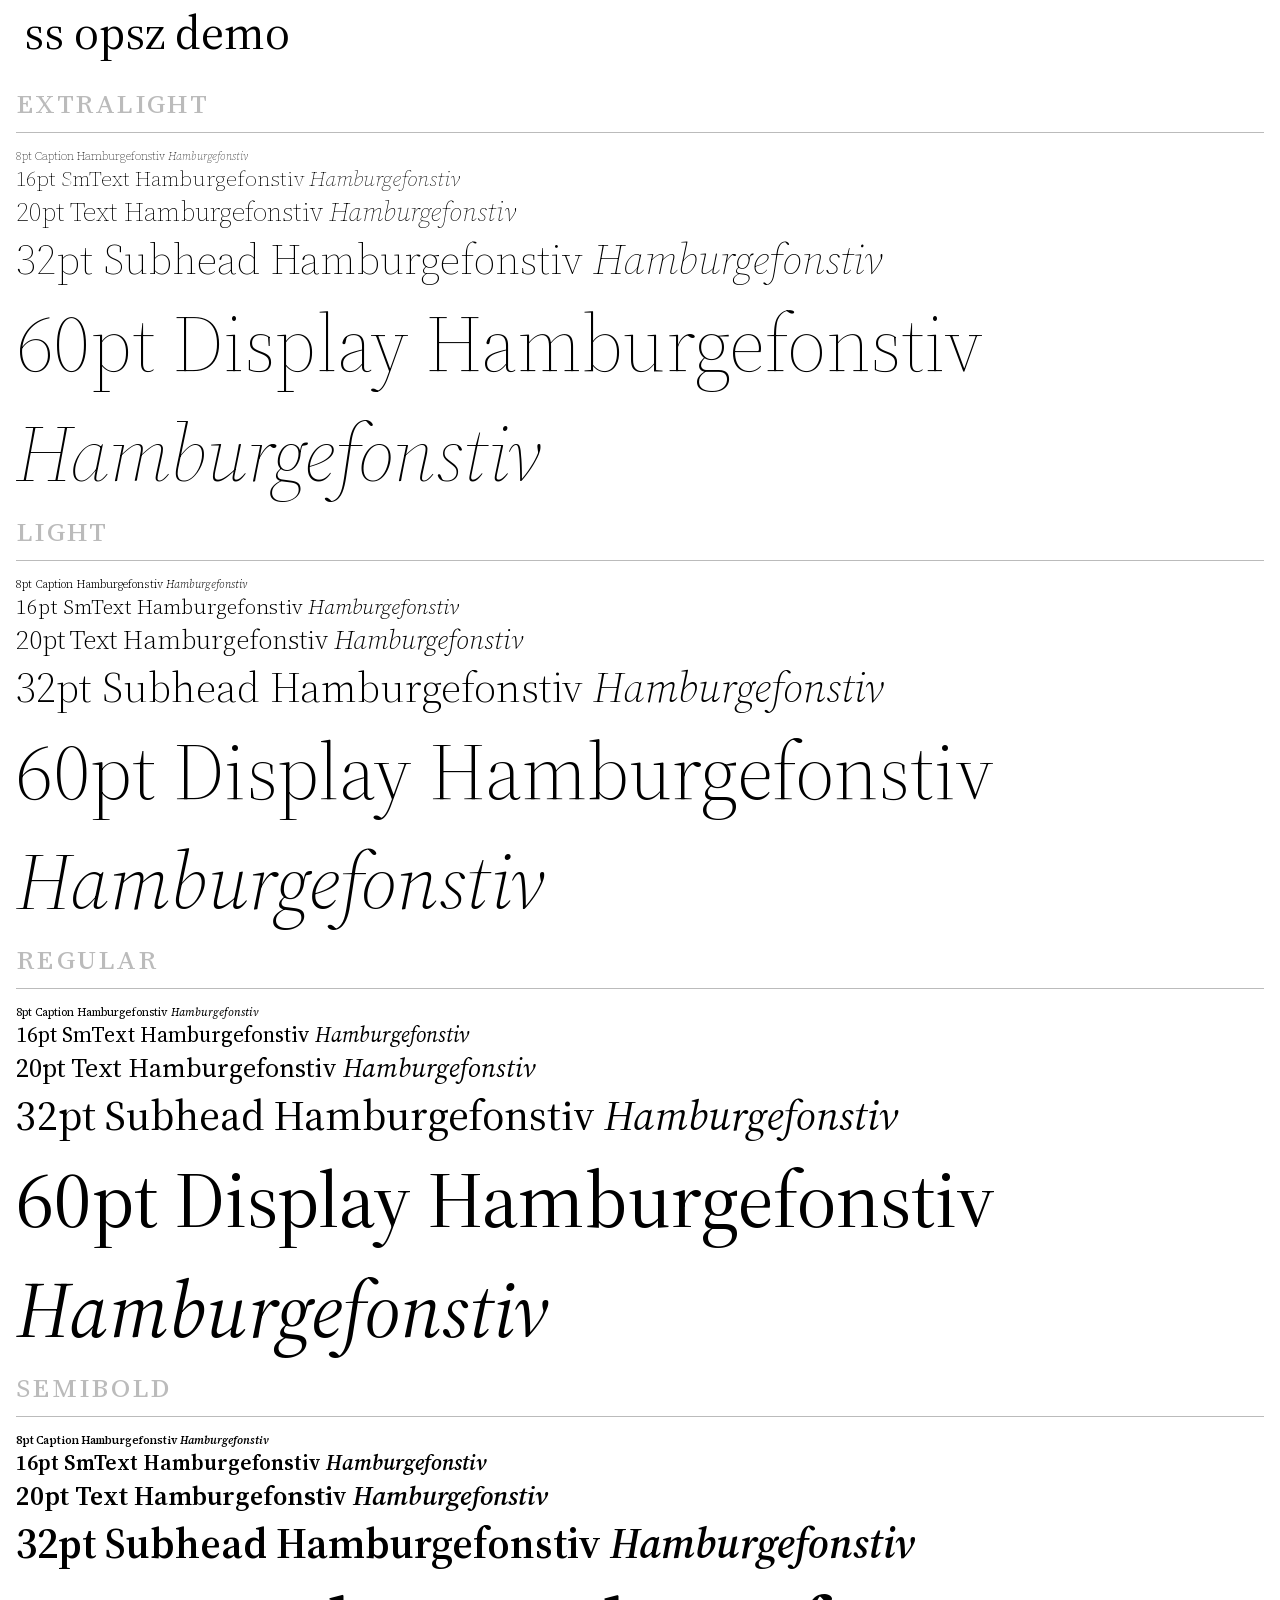
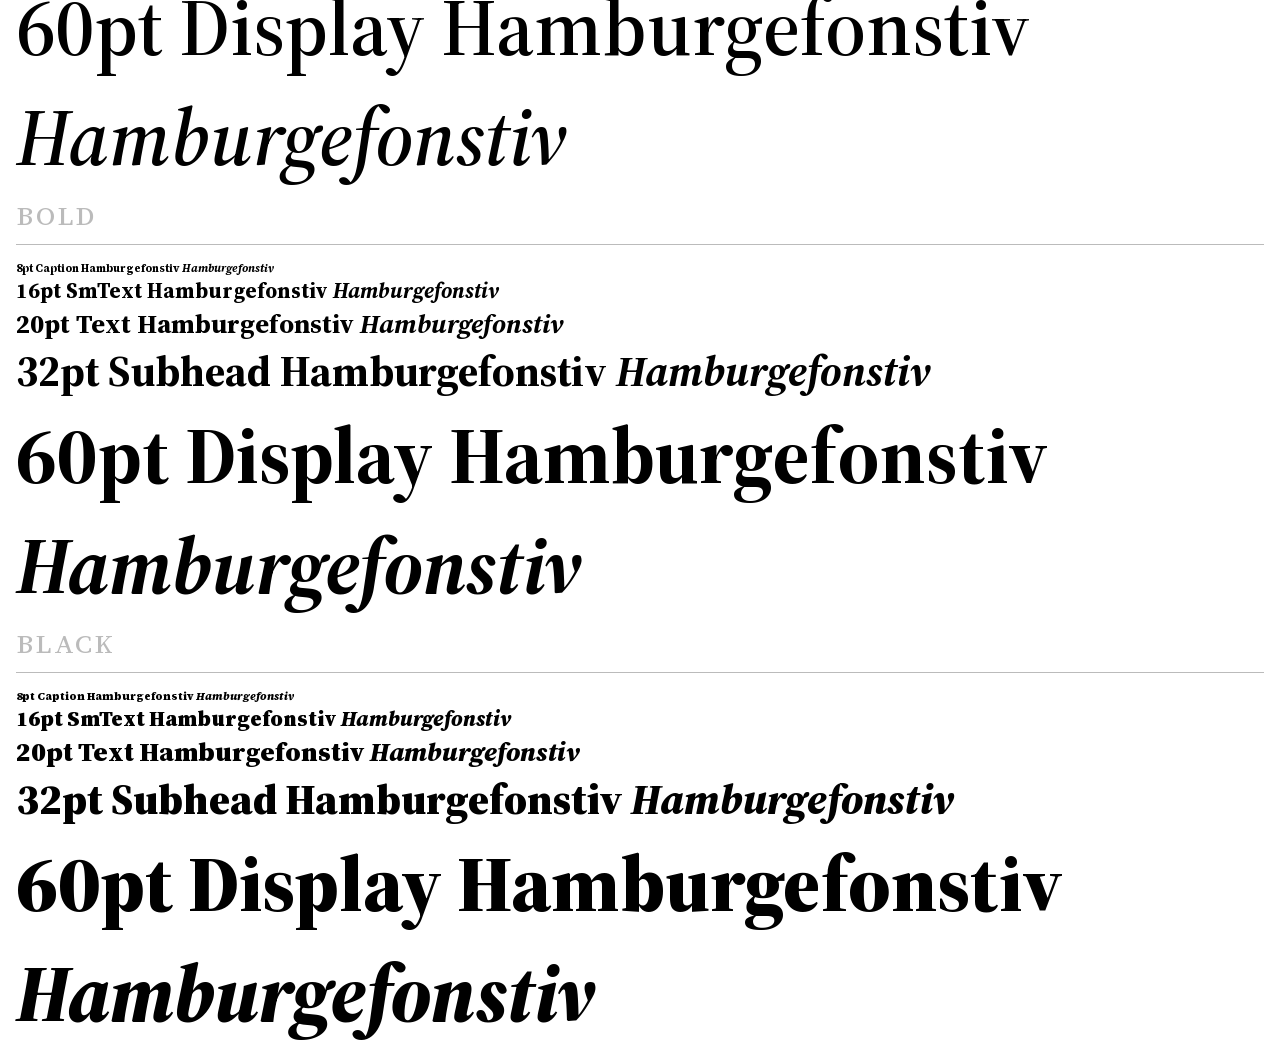
<file: frontend/source-serif-release/demo/index.html>
<!DOCTYPE html>
<html lang="en">
    <head>
        <meta charset="utf-8">
        <meta name="viewport" content="width=device-width, initial-scale=1">
        <meta name="format-detection" content="telephone=no">
        <title>ss opsz demo</title>
        <link rel="stylesheet" href="style.css">
        <link rel="stylesheet" href="../source-serif-caption.css">
        <link rel="stylesheet" href="../source-serif-smtext.css">
        <link rel="stylesheet" href="../source-serif-text.css">
        <link rel="stylesheet" href="../source-serif-subhead.css">
        <link rel="stylesheet" href="../source-serif-display.css">
        <link rel="stylesheet" href="../source-serif-variable.css">
    </head>
    <body class="dynamic_color">
        <header class="dynamic_color">
            <h1>
            ss opsz demo
            </h1>
        </header>
        <main>
            <div class="ExtraLight">
                <h2>ExtraLight</h2>
                    <div style="font-size:8pt">8pt Caption Hamburgefonstiv <i>Hamburgefonstiv</i></div>
                    <div style="font-size:16pt">16pt SmText Hamburgefonstiv <i>Hamburgefonstiv</i></div>
                    <div style="font-size:20pt">20pt Text Hamburgefonstiv <i>Hamburgefonstiv</i></div>
                    <div style="font-size:32pt">32pt Subhead Hamburgefonstiv <i>Hamburgefonstiv</i></div>
                    <div style="font-size:60pt">60pt Display Hamburgefonstiv <i>Hamburgefonstiv</i></div>
            </div>
            <div class="Light">
                <h2>Light</h2>
                    <div style="font-size:8pt">8pt Caption Hamburgefonstiv <i>Hamburgefonstiv</i></div>
                    <div style="font-size:16pt">16pt SmText Hamburgefonstiv <i>Hamburgefonstiv</i></div>
                    <div style="font-size:20pt">20pt Text Hamburgefonstiv <i>Hamburgefonstiv</i></div>
                    <div style="font-size:32pt">32pt Subhead Hamburgefonstiv <i>Hamburgefonstiv</i></div>
                    <div style="font-size:60pt">60pt Display Hamburgefonstiv <i>Hamburgefonstiv</i></div>
            </div>
            <div class="Regular">
                <h2>Regular</h2>
                    <div style="font-size:8pt">8pt Caption Hamburgefonstiv <i>Hamburgefonstiv</i></div>
                    <div style="font-size:16pt">16pt SmText Hamburgefonstiv <i>Hamburgefonstiv</i></div>
                    <div style="font-size:20pt">20pt Text Hamburgefonstiv <i>Hamburgefonstiv</i></div>
                    <div style="font-size:32pt">32pt Subhead Hamburgefonstiv <i>Hamburgefonstiv</i></div>
                    <div style="font-size:60pt">60pt Display Hamburgefonstiv <i>Hamburgefonstiv</i></div>
            </div>
            <div class="Semibold">
                <h2>Semibold</h2>
                    <div style="font-size:8pt">8pt Caption Hamburgefonstiv <i>Hamburgefonstiv</i></div>
                    <div style="font-size:16pt">16pt SmText Hamburgefonstiv <i>Hamburgefonstiv</i></div>
                    <div style="font-size:20pt">20pt Text Hamburgefonstiv <i>Hamburgefonstiv</i></div>
                    <div style="font-size:32pt">32pt Subhead Hamburgefonstiv <i>Hamburgefonstiv</i></div>
                    <div style="font-size:60pt">60pt Display Hamburgefonstiv <i>Hamburgefonstiv</i></div>
            </div>
            <div class="Bold">
                <h2>Bold</h2>
                    <div style="font-size:8pt">8pt Caption Hamburgefonstiv <i>Hamburgefonstiv</i></div>
                    <div style="font-size:16pt">16pt SmText Hamburgefonstiv <i>Hamburgefonstiv</i></div>
                    <div style="font-size:20pt">20pt Text Hamburgefonstiv <i>Hamburgefonstiv</i></div>
                    <div style="font-size:32pt">32pt Subhead Hamburgefonstiv <i>Hamburgefonstiv</i></div>
                    <div style="font-size:60pt">60pt Display Hamburgefonstiv <i>Hamburgefonstiv</i></div>
            </div>
            <div class="Black">
                <h2>Black</h2>
                    <div style="font-size:8pt">8pt Caption Hamburgefonstiv <i>Hamburgefonstiv</i></div>
                    <div style="font-size:16pt">16pt SmText Hamburgefonstiv <i>Hamburgefonstiv</i></div>
                    <div style="font-size:20pt">20pt Text Hamburgefonstiv <i>Hamburgefonstiv</i></div>
                    <div style="font-size:32pt">32pt Subhead Hamburgefonstiv <i>Hamburgefonstiv</i></div>
                    <div style="font-size:60pt">60pt Display Hamburgefonstiv <i>Hamburgefonstiv</i></div>
            </div>
        </main>
    </body>
</html>
</file>
<file: frontend/source-serif-release/demo/style.css>
:root {
    --main_foreground_color: #000;
    --main_background_color: #FFF;
    font-size: 200%;

}
body {
    font-family: "Source Serif VF", "Source Serif", sans;
    overflow-x: hidden;
    font-feature-settings: "kern" 1, "liga" 1;
    font-optical-sizing: auto;
    margin: 0;
}

main {
    padding: 0.5rem;
}

a {
    text-decoration: none;
    color: #666;
}

h1 {
    /*page title*/
    margin: 0;
    font-family: "Source Serif VF", "Source Serif Display";
    font-weight: 400;
    font-size: 1.5rem;
    line-height: 1.5rem;
    padding: 0.25rem 0 0.25rem 0.75rem;
}

h2 {
    /*weight names in small caps*/
    margin: 0;
    font-family: "Source Serif VF", "Source Serif SmText";
    font-weight: 400;
    /*font-variation-settings: "opsz" 8;*/
    font-feature-settings: "c2sc" 1, "smcp" 1;
    font-size: 1rem;
    color: #BBB;
    padding-bottom: 0.25rem;
    margin-bottom: 0.5rem;
    letter-spacing: 0.04em;
    border-bottom: 0.5px solid;
}


.dynamic_color {
    color: var(--main_foreground_color);
    background-color: var(--main_background_color);
}

.ExtraLight {
    font-weight: 200;
}

.Light {
    font-weight: 300;
}

.Regular {
    font-weight: 400;
}

.Semibold {
    font-weight: 600;
}

.Bold {
    font-weight: 700;
}

.Black {
    font-weight: 900;
}


@media screen and (prefers-color-scheme: dark) {
    :root {
        --main_foreground_color: #FFF;
        --main_background_color: #222;
    }

    a {
        color: #CCC;
    }

    h2 {
        color: #666;
    }
</file>
<file: frontend/source-serif-release/source-serif-caption.css>
@font-face{
    font-family: 'Source Serif';
    font-weight: 200;
    font-display: swap;
    font-style: normal;
    font-stretch: normal;
    src: url('./WOFF2/TTF/SourceSerif4Caption-ExtraLight.ttf.woff2') format('woff2'),
         url('./WOFF/OTF/SourceSerif4Caption-ExtraLight.otf.woff') format('woff'),
         url('./OTF/SourceSerif4Caption-ExtraLight.otf') format('opentype'),
         url('./TTF/SourceSerif4Caption-ExtraLight.ttf') format('truetype');
}

@font-face{
    font-family: 'Source Serif';
    font-weight: 200;
    font-display: swap;
    font-style: italic;
    font-stretch: normal;
    src: url('./WOFF2/TTF/SourceSerif4Caption-ExtraLightIt.ttf.woff2') format('woff2'),
         url('./WOFF/OTF/SourceSerif4Caption-ExtraLightIt.otf.woff') format('woff'),
         url('./OTF/SourceSerif4Caption-ExtraLightIt.otf') format('opentype'),
         url('./TTF/SourceSerif4Caption-ExtraLightIt.ttf') format('truetype');
}

@font-face{
    font-family: 'Source Serif';
    font-weight: 300;
    font-display: swap;
    font-style: normal;
    font-stretch: normal;
    src: url('./WOFF2/TTF/SourceSerif4Caption-Light.ttf.woff2') format('woff2'),
         url('./WOFF/OTF/SourceSerif4Caption-Light.otf.woff') format('woff'),
         url('./OTF/SourceSerif4Caption-Light.otf') format('opentype'),
         url('./TTF/SourceSerif4Caption-Light.ttf') format('truetype');
}

@font-face{
    font-family: 'Source Serif';
    font-weight: 300;
    font-display: swap;
    font-style: italic;
    font-stretch: normal;
    src: url('./WOFF2/TTF/SourceSerif4Caption-LightIt.ttf.woff2') format('woff2'),
         url('./WOFF/OTF/SourceSerif4Caption-LightIt.otf.woff') format('woff'),
         url('./OTF/SourceSerif4Caption-LightIt.otf') format('opentype'),
         url('./TTF/SourceSerif4Caption-LightIt.ttf') format('truetype');
}

@font-face{
    font-family: 'Source Serif';
    font-weight: 400;
    font-display: swap;
    font-style: normal;
    font-stretch: normal;
    src: url('./WOFF2/TTF/SourceSerif4Caption-Regular.ttf.woff2') format('woff2'),
         url('./WOFF/OTF/SourceSerif4Caption-Regular.otf.woff') format('woff'),
         url('./OTF/SourceSerif4Caption-Regular.otf') format('opentype'),
         url('./TTF/SourceSerif4Caption-Regular.ttf') format('truetype');
}

@font-face{
    font-family: 'Source Serif';
    font-weight: 400;
    font-display: swap;
    font-style: italic;
    font-stretch: normal;
    src: url('./WOFF2/TTF/SourceSerif4Caption-It.ttf.woff2') format('woff2'),
         url('./WOFF/OTF/SourceSerif4Caption-It.otf.woff') format('woff'),
         url('./OTF/SourceSerif4Caption-It.otf') format('opentype'),
         url('./TTF/SourceSerif4Caption-It.ttf') format('truetype');
}

@font-face{
    font-family: 'Source Serif';
    font-weight: 600;
    font-display: swap;
    font-style: normal;
    font-stretch: normal;
    src: url('./WOFF2/TTF/SourceSerif4Caption-Semibold.ttf.woff2') format('woff2'),
         url('./WOFF/OTF/SourceSerif4Caption-Semibold.otf.woff') format('woff'),
         url('./OTF/SourceSerif4Caption-Semibold.otf') format('opentype'),
         url('./TTF/SourceSerif4Caption-Semibold.ttf') format('truetype');
}

@font-face{
    font-family: 'Source Serif';
    font-weight: 600;
    font-display: swap;
    font-style: italic;
    font-stretch: normal;
    src: url('./WOFF2/TTF/SourceSerif4Caption-SemiboldIt.ttf.woff2') format('woff2'),
         url('./WOFF/OTF/SourceSerif4Caption-SemiboldIt.otf.woff') format('woff'),
         url('./OTF/SourceSerif4Caption-SemiboldIt.otf') format('opentype'),
         url('./TTF/SourceSerif4Caption-SemiboldIt.ttf') format('truetype');
}

@font-face{
    font-family: 'Source Serif';
    font-weight: 700;
    font-display: swap;
    font-style: normal;
    font-stretch: normal;
    src: url('./WOFF2/TTF/SourceSerif4Caption-Bold.ttf.woff2') format('woff2'),
         url('./WOFF/OTF/SourceSerif4Caption-Bold.otf.woff') format('woff'),
         url('./OTF/SourceSerif4Caption-Bold.otf') format('opentype'),
         url('./TTF/SourceSerif4Caption-Bold.ttf') format('truetype');
}

@font-face{
    font-family: 'Source Serif';
    font-weight: 700;
    font-display: swap;
    font-style: italic;
    font-stretch: normal;
    src: url('./WOFF2/TTF/SourceSerif4Caption-BoldIt.ttf.woff2') format('woff2'),
         url('./WOFF/OTF/SourceSerif4Caption-BoldIt.otf.woff') format('woff'),
         url('./OTF/SourceSerif4Caption-BoldIt.otf') format('opentype'),
         url('./TTF/SourceSerif4Caption-BoldIt.ttf') format('truetype');
}

@font-face{
    font-family: 'Source Serif';
    font-weight: 900;
    font-display: swap;
    font-style: normal;
    font-stretch: normal;
    src: url('./WOFF2/TTF/SourceSerif4Caption-Black.ttf.woff2') format('woff2'),
         url('./WOFF/OTF/SourceSerif4Caption-Black.otf.woff') format('woff'),
         url('./OTF/SourceSerif4Caption-Black.otf') format('opentype'),
         url('./TTF/SourceSerif4Caption-Black.ttf') format('truetype');
}

@font-face{
    font-family: 'Source Serif';
    font-weight: 900;
    font-display: swap;
    font-style: italic;
    font-stretch: normal;
    src: url('./WOFF2/TTF/SourceSerif4Caption-BlackIt.ttf.woff2') format('woff2'),
         url('./WOFF/OTF/SourceSerif4Caption-BlackIt.otf.woff') format('woff'),
         url('./OTF/SourceSerif4Caption-BlackIt.otf') format('opentype'),
         url('./TTF/SourceSerif4Caption-BlackIt.ttf') format('truetype');
}
</file>
<file: frontend/source-serif-release/source-serif-smtext.css>
@font-face{
    font-family: 'Source Serif';
    font-weight: 200;
    font-display: swap;
    font-style: normal;
    font-stretch: normal;
    src: url('./WOFF2/TTF/SourceSerif4SmText-ExtraLight.ttf.woff2') format('woff2'),
         url('./WOFF/OTF/SourceSerif4SmText-ExtraLight.otf.woff') format('woff'),
         url('./OTF/SourceSerif4SmText-ExtraLight.otf') format('opentype'),
         url('./TTF/SourceSerif4SmText-ExtraLight.ttf') format('truetype');
}

@font-face{
    font-family: 'Source Serif';
    font-weight: 200;
    font-display: swap;
    font-style: italic;
    font-stretch: normal;
    src: url('./WOFF2/TTF/SourceSerif4SmText-ExtraLightIt.ttf.woff2') format('woff2'),
         url('./WOFF/OTF/SourceSerif4SmText-ExtraLightIt.otf.woff') format('woff'),
         url('./OTF/SourceSerif4SmText-ExtraLightIt.otf') format('opentype'),
         url('./TTF/SourceSerif4SmText-ExtraLightIt.ttf') format('truetype');
}

@font-face{
    font-family: 'Source Serif';
    font-weight: 300;
    font-display: swap;
    font-style: normal;
    font-stretch: normal;
    src: url('./WOFF2/TTF/SourceSerif4SmText-Light.ttf.woff2') format('woff2'),
         url('./WOFF/OTF/SourceSerif4SmText-Light.otf.woff') format('woff'),
         url('./OTF/SourceSerif4SmText-Light.otf') format('opentype'),
         url('./TTF/SourceSerif4SmText-Light.ttf') format('truetype');
}

@font-face{
    font-family: 'Source Serif';
    font-weight: 300;
    font-display: swap;
    font-style: italic;
    font-stretch: normal;
    src: url('./WOFF2/TTF/SourceSerif4SmText-LightIt.ttf.woff2') format('woff2'),
         url('./WOFF/OTF/SourceSerif4SmText-LightIt.otf.woff') format('woff'),
         url('./OTF/SourceSerif4SmText-LightIt.otf') format('opentype'),
         url('./TTF/SourceSerif4SmText-LightIt.ttf') format('truetype');
}

@font-face{
    font-family: 'Source Serif';
    font-weight: 400;
    font-display: swap;
    font-style: normal;
    font-stretch: normal;
    src: url('./WOFF2/TTF/SourceSerif4SmText-Regular.ttf.woff2') format('woff2'),
         url('./WOFF/OTF/SourceSerif4SmText-Regular.otf.woff') format('woff'),
         url('./OTF/SourceSerif4SmText-Regular.otf') format('opentype'),
         url('./TTF/SourceSerif4SmText-Regular.ttf') format('truetype');
}

@font-face{
    font-family: 'Source Serif';
    font-weight: 400;
    font-display: swap;
    font-style: italic;
    font-stretch: normal;
    src: url('./WOFF2/TTF/SourceSerif4SmText-It.ttf.woff2') format('woff2'),
         url('./WOFF/OTF/SourceSerif4SmText-It.otf.woff') format('woff'),
         url('./OTF/SourceSerif4SmText-It.otf') format('opentype'),
         url('./TTF/SourceSerif4SmText-It.ttf') format('truetype');
}

@font-face{
    font-family: 'Source Serif';
    font-weight: 600;
    font-display: swap;
    font-style: normal;
    font-stretch: normal;
    src: url('./WOFF2/TTF/SourceSerif4SmText-Semibold.ttf.woff2') format('woff2'),
         url('./WOFF/OTF/SourceSerif4SmText-Semibold.otf.woff') format('woff'),
         url('./OTF/SourceSerif4SmText-Semibold.otf') format('opentype'),
         url('./TTF/SourceSerif4SmText-Semibold.ttf') format('truetype');
}

@font-face{
    font-family: 'Source Serif';
    font-weight: 600;
    font-display: swap;
    font-style: italic;
    font-stretch: normal;
    src: url('./WOFF2/TTF/SourceSerif4SmText-SemiboldIt.ttf.woff2') format('woff2'),
         url('./WOFF/OTF/SourceSerif4SmText-SemiboldIt.otf.woff') format('woff'),
         url('./OTF/SourceSerif4SmText-SemiboldIt.otf') format('opentype'),
         url('./TTF/SourceSerif4SmText-SemiboldIt.ttf') format('truetype');
}

@font-face{
    font-family: 'Source Serif';
    font-weight: 700;
    font-display: swap;
    font-style: normal;
    font-stretch: normal;
    src: url('./WOFF2/TTF/SourceSerif4SmText-Bold.ttf.woff2') format('woff2'),
         url('./WOFF/OTF/SourceSerif4SmText-Bold.otf.woff') format('woff'),
         url('./OTF/SourceSerif4SmText-Bold.otf') format('opentype'),
         url('./TTF/SourceSerif4SmText-Bold.ttf') format('truetype');
}

@font-face{
    font-family: 'Source Serif';
    font-weight: 700;
    font-display: swap;
    font-style: italic;
    font-stretch: normal;
    src: url('./WOFF2/TTF/SourceSerif4SmText-BoldIt.ttf.woff2') format('woff2'),
         url('./WOFF/OTF/SourceSerif4SmText-BoldIt.otf.woff') format('woff'),
         url('./OTF/SourceSerif4SmText-BoldIt.otf') format('opentype'),
         url('./TTF/SourceSerif4SmText-BoldIt.ttf') format('truetype');
}

@font-face{
    font-family: 'Source Serif';
    font-weight: 900;
    font-display: swap;
    font-style: normal;
    font-stretch: normal;
    src: url('./WOFF2/TTF/SourceSerif4SmText-Black.ttf.woff2') format('woff2'),
         url('./WOFF/OTF/SourceSerif4SmText-Black.otf.woff') format('woff'),
         url('./OTF/SourceSerif4SmText-Black.otf') format('opentype'),
         url('./TTF/SourceSerif4SmText-Black.ttf') format('truetype');
}

@font-face{
    font-family: 'Source Serif';
    font-weight: 900;
    font-display: swap;
    font-style: italic;
    font-stretch: normal;
    src: url('./WOFF2/TTF/SourceSerif4SmText-BlackIt.ttf.woff2') format('woff2'),
         url('./WOFF/OTF/SourceSerif4SmText-BlackIt.otf.woff') format('woff'),
         url('./OTF/SourceSerif4SmText-BlackIt.otf') format('opentype'),
         url('./TTF/SourceSerif4SmText-BlackIt.ttf') format('truetype');
}
</file>
<file: frontend/source-serif-release/source-serif-text.css>
@font-face{
    font-family: 'Source Serif';
    font-weight: 200;
    font-display: swap;
    font-style: normal;
    font-stretch: normal;
    src: url('./WOFF2/TTF/SourceSerif4-ExtraLight.ttf.woff2') format('woff2'),
         url('./WOFF/OTF/SourceSerif4-ExtraLight.otf.woff') format('woff'),
         url('./OTF/SourceSerif4-ExtraLight.otf') format('opentype'),
         url('./TTF/SourceSerif4-ExtraLight.ttf') format('truetype');
}

@font-face{
    font-family: 'Source Serif';
    font-weight: 200;
    font-display: swap;
    font-style: italic;
    font-stretch: normal;
    src: url('./WOFF2/TTF/SourceSerif4-ExtraLightIt.ttf.woff2') format('woff2'),
         url('./WOFF/OTF/SourceSerif4-ExtraLightIt.otf.woff') format('woff'),
         url('./OTF/SourceSerif4-ExtraLightIt.otf') format('opentype'),
         url('./TTF/SourceSerif4-ExtraLightIt.ttf') format('truetype');
}

@font-face{
    font-family: 'Source Serif';
    font-weight: 300;
    font-display: swap;
    font-style: normal;
    font-stretch: normal;
    src: url('./WOFF2/TTF/SourceSerif4-Light.ttf.woff2') format('woff2'),
         url('./WOFF/OTF/SourceSerif4-Light.otf.woff') format('woff'),
         url('./OTF/SourceSerif4-Light.otf') format('opentype'),
         url('./TTF/SourceSerif4-Light.ttf') format('truetype');
}

@font-face{
    font-family: 'Source Serif';
    font-weight: 300;
    font-display: swap;
    font-style: italic;
    font-stretch: normal;
    src: url('./WOFF2/TTF/SourceSerif4-LightIt.ttf.woff2') format('woff2'),
         url('./WOFF/OTF/SourceSerif4-LightIt.otf.woff') format('woff'),
         url('./OTF/SourceSerif4-LightIt.otf') format('opentype'),
         url('./TTF/SourceSerif4-LightIt.ttf') format('truetype');
}

@font-face{
    font-family: 'Source Serif';
    font-weight: 400;
    font-display: swap;
    font-style: normal;
    font-stretch: normal;
    src: url('./WOFF2/TTF/SourceSerif4-Regular.ttf.woff2') format('woff2'),
         url('./WOFF/OTF/SourceSerif4-Regular.otf.woff') format('woff'),
         url('./OTF/SourceSerif4-Regular.otf') format('opentype'),
         url('./TTF/SourceSerif4-Regular.ttf') format('truetype');
}

@font-face{
    font-family: 'Source Serif';
    font-weight: 400;
    font-display: swap;
    font-style: italic;
    font-stretch: normal;
    src: url('./WOFF2/TTF/SourceSerif4-It.ttf.woff2') format('woff2'),
         url('./WOFF/OTF/SourceSerif4-It.otf.woff') format('woff'),
         url('./OTF/SourceSerif4-It.otf') format('opentype'),
         url('./TTF/SourceSerif4-It.ttf') format('truetype');
}

@font-face{
    font-family: 'Source Serif';
    font-weight: 600;
    font-display: swap;
    font-style: normal;
    font-stretch: normal;
    src: url('./WOFF2/TTF/SourceSerif4-Semibold.ttf.woff2') format('woff2'),
         url('./WOFF/OTF/SourceSerif4-Semibold.otf.woff') format('woff'),
         url('./OTF/SourceSerif4-Semibold.otf') format('opentype'),
         url('./TTF/SourceSerif4-Semibold.ttf') format('truetype');
}

@font-face{
    font-family: 'Source Serif';
    font-weight: 600;
    font-display: swap;
    font-style: italic;
    font-stretch: normal;
    src: url('./WOFF2/TTF/SourceSerif4-SemiboldIt.ttf.woff2') format('woff2'),
         url('./WOFF/OTF/SourceSerif4-SemiboldIt.otf.woff') format('woff'),
         url('./OTF/SourceSerif4-SemiboldIt.otf') format('opentype'),
         url('./TTF/SourceSerif4-SemiboldIt.ttf') format('truetype');
}

@font-face{
    font-family: 'Source Serif';
    font-weight: 700;
    font-display: swap;
    font-style: normal;
    font-stretch: normal;
    src: url('./WOFF2/TTF/SourceSerif4-Bold.ttf.woff2') format('woff2'),
         url('./WOFF/OTF/SourceSerif4-Bold.otf.woff') format('woff'),
         url('./OTF/SourceSerif4-Bold.otf') format('opentype'),
         url('./TTF/SourceSerif4-Bold.ttf') format('truetype');
}

@font-face{
    font-family: 'Source Serif';
    font-weight: 700;
    font-display: swap;
    font-style: italic;
    font-stretch: normal;
    src: url('./WOFF2/TTF/SourceSerif4-BoldIt.ttf.woff2') format('woff2'),
         url('./WOFF/OTF/SourceSerif4-BoldIt.otf.woff') format('woff'),
         url('./OTF/SourceSerif4-BoldIt.otf') format('opentype'),
         url('./TTF/SourceSerif4-BoldIt.ttf') format('truetype');
}

@font-face{
    font-family: 'Source Serif';
    font-weight: 900;
    font-display: swap;
    font-style: normal;
    font-stretch: normal;
    src: url('./WOFF2/TTF/SourceSerif4-Black.ttf.woff2') format('woff2'),
         url('./WOFF/OTF/SourceSerif4-Black.otf.woff') format('woff'),
         url('./OTF/SourceSerif4-Black.otf') format('opentype'),
         url('./TTF/SourceSerif4-Black.ttf') format('truetype');
}

@font-face{
    font-family: 'Source Serif';
    font-weight: 900;
    font-display: swap;
    font-style: italic;
    font-stretch: normal;
    src: url('./WOFF2/TTF/SourceSerif4-BlackIt.ttf.woff2') format('woff2'),
         url('./WOFF/OTF/SourceSerif4-BlackIt.otf.woff') format('woff'),
         url('./OTF/SourceSerif4-BlackIt.otf') format('opentype'),
         url('./TTF/SourceSerif4-BlackIt.ttf') format('truetype');
}
</file>
<file: frontend/source-serif-release/source-serif-subhead.css>
@font-face{
    font-family: 'Source Serif';
    font-weight: 200;
    font-display: swap;
    font-style: normal;
    font-stretch: normal;
    src: url('./WOFF2/TTF/SourceSerif4Subhead-ExtraLight.ttf.woff2') format('woff2'),
         url('./WOFF/OTF/SourceSerif4Subhead-ExtraLight.otf.woff') format('woff'),
         url('./OTF/SourceSerif4Subhead-ExtraLight.otf') format('opentype'),
         url('./TTF/SourceSerif4Subhead-ExtraLight.ttf') format('truetype');
}

@font-face{
    font-family: 'Source Serif';
    font-weight: 200;
    font-display: swap;
    font-style: italic;
    font-stretch: normal;
    src: url('./WOFF2/TTF/SourceSerif4Subhead-ExtraLightIt.ttf.woff2') format('woff2'),
         url('./WOFF/OTF/SourceSerif4Subhead-ExtraLightIt.otf.woff') format('woff'),
         url('./OTF/SourceSerif4Subhead-ExtraLightIt.otf') format('opentype'),
         url('./TTF/SourceSerif4Subhead-ExtraLightIt.ttf') format('truetype');
}

@font-face{
    font-family: 'Source Serif';
    font-weight: 300;
    font-display: swap;
    font-style: normal;
    font-stretch: normal;
    src: url('./WOFF2/TTF/SourceSerif4Subhead-Light.ttf.woff2') format('woff2'),
         url('./WOFF/OTF/SourceSerif4Subhead-Light.otf.woff') format('woff'),
         url('./OTF/SourceSerif4Subhead-Light.otf') format('opentype'),
         url('./TTF/SourceSerif4Subhead-Light.ttf') format('truetype');
}

@font-face{
    font-family: 'Source Serif';
    font-weight: 300;
    font-display: swap;
    font-style: italic;
    font-stretch: normal;
    src: url('./WOFF2/TTF/SourceSerif4Subhead-LightIt.ttf.woff2') format('woff2'),
         url('./WOFF/OTF/SourceSerif4Subhead-LightIt.otf.woff') format('woff'),
         url('./OTF/SourceSerif4Subhead-LightIt.otf') format('opentype'),
         url('./TTF/SourceSerif4Subhead-LightIt.ttf') format('truetype');
}

@font-face{
    font-family: 'Source Serif';
    font-weight: 400;
    font-display: swap;
    font-style: normal;
    font-stretch: normal;
    src: url('./WOFF2/TTF/SourceSerif4Subhead-Regular.ttf.woff2') format('woff2'),
         url('./WOFF/OTF/SourceSerif4Subhead-Regular.otf.woff') format('woff'),
         url('./OTF/SourceSerif4Subhead-Regular.otf') format('opentype'),
         url('./TTF/SourceSerif4Subhead-Regular.ttf') format('truetype');
}

@font-face{
    font-family: 'Source Serif';
    font-weight: 400;
    font-display: swap;
    font-style: italic;
    font-stretch: normal;
    src: url('./WOFF2/TTF/SourceSerif4Subhead-It.ttf.woff2') format('woff2'),
         url('./WOFF/OTF/SourceSerif4Subhead-It.otf.woff') format('woff'),
         url('./OTF/SourceSerif4Subhead-It.otf') format('opentype'),
         url('./TTF/SourceSerif4Subhead-It.ttf') format('truetype');
}

@font-face{
    font-family: 'Source Serif';
    font-weight: 600;
    font-display: swap;
    font-style: normal;
    font-stretch: normal;
    src: url('./WOFF2/TTF/SourceSerif4Subhead-Semibold.ttf.woff2') format('woff2'),
         url('./WOFF/OTF/SourceSerif4Subhead-Semibold.otf.woff') format('woff'),
         url('./OTF/SourceSerif4Subhead-Semibold.otf') format('opentype'),
         url('./TTF/SourceSerif4Subhead-Semibold.ttf') format('truetype');
}

@font-face{
    font-family: 'Source Serif';
    font-weight: 600;
    font-display: swap;
    font-style: italic;
    font-stretch: normal;
    src: url('./WOFF2/TTF/SourceSerif4Subhead-SemiboldIt.ttf.woff2') format('woff2'),
         url('./WOFF/OTF/SourceSerif4Subhead-SemiboldIt.otf.woff') format('woff'),
         url('./OTF/SourceSerif4Subhead-SemiboldIt.otf') format('opentype'),
         url('./TTF/SourceSerif4Subhead-SemiboldIt.ttf') format('truetype');
}

@font-face{
    font-family: 'Source Serif';
    font-weight: 700;
    font-display: swap;
    font-style: normal;
    font-stretch: normal;
    src: url('./WOFF2/TTF/SourceSerif4Subhead-Bold.ttf.woff2') format('woff2'),
         url('./WOFF/OTF/SourceSerif4Subhead-Bold.otf.woff') format('woff'),
         url('./OTF/SourceSerif4Subhead-Bold.otf') format('opentype'),
         url('./TTF/SourceSerif4Subhead-Bold.ttf') format('truetype');
}

@font-face{
    font-family: 'Source Serif';
    font-weight: 700;
    font-display: swap;
    font-style: italic;
    font-stretch: normal;
    src: url('./WOFF2/TTF/SourceSerif4Subhead-BoldIt.ttf.woff2') format('woff2'),
         url('./WOFF/OTF/SourceSerif4Subhead-BoldIt.otf.woff') format('woff'),
         url('./OTF/SourceSerif4Subhead-BoldIt.otf') format('opentype'),
         url('./TTF/SourceSerif4Subhead-BoldIt.ttf') format('truetype');
}

@font-face{
    font-family: 'Source Serif';
    font-weight: 900;
    font-display: swap;
    font-style: normal;
    font-stretch: normal;
    src: url('./WOFF2/TTF/SourceSerif4Subhead-Black.ttf.woff2') format('woff2'),
         url('./WOFF/OTF/SourceSerif4Subhead-Black.otf.woff') format('woff'),
         url('./OTF/SourceSerif4Subhead-Black.otf') format('opentype'),
         url('./TTF/SourceSerif4Subhead-Black.ttf') format('truetype');
}

@font-face{
    font-family: 'Source Serif';
    font-weight: 900;
    font-display: swap;
    font-style: italic;
    font-stretch: normal;
    src: url('./WOFF2/TTF/SourceSerif4Subhead-BlackIt.ttf.woff2') format('woff2'),
         url('./WOFF/OTF/SourceSerif4Subhead-BlackIt.otf.woff') format('woff'),
         url('./OTF/SourceSerif4Subhead-BlackIt.otf') format('opentype'),
         url('./TTF/SourceSerif4Subhead-BlackIt.ttf') format('truetype');
}
</file>
<file: frontend/source-serif-release/source-serif-display.css>
@font-face{
    font-family: 'Source Serif';
    font-weight: 200;
    font-display: swap;
    font-style: normal;
    font-stretch: normal;
    src: url('./WOFF2/TTF/SourceSerif4Display-ExtraLight.ttf.woff2') format('woff2'),
         url('./WOFF/OTF/SourceSerif4Display-ExtraLight.otf.woff') format('woff'),
         url('./OTF/SourceSerif4Display-ExtraLight.otf') format('opentype'),
         url('./TTF/SourceSerif4Display-ExtraLight.ttf') format('truetype');
}

@font-face{
    font-family: 'Source Serif';
    font-weight: 200;
    font-display: swap;
    font-style: italic;
    font-stretch: normal;
    src: url('./WOFF2/TTF/SourceSerif4Display-ExtraLightIt.ttf.woff2') format('woff2'),
         url('./WOFF/OTF/SourceSerif4Display-ExtraLightIt.otf.woff') format('woff'),
         url('./OTF/SourceSerif4Display-ExtraLightIt.otf') format('opentype'),
         url('./TTF/SourceSerif4Display-ExtraLightIt.ttf') format('truetype');
}

@font-face{
    font-family: 'Source Serif';
    font-weight: 300;
    font-display: swap;
    font-style: normal;
    font-stretch: normal;
    src: url('./WOFF2/TTF/SourceSerif4Display-Light.ttf.woff2') format('woff2'),
         url('./WOFF/OTF/SourceSerif4Display-Light.otf.woff') format('woff'),
         url('./OTF/SourceSerif4Display-Light.otf') format('opentype'),
         url('./TTF/SourceSerif4Display-Light.ttf') format('truetype');
}

@font-face{
    font-family: 'Source Serif';
    font-weight: 300;
    font-display: swap;
    font-style: italic;
    font-stretch: normal;
    src: url('./WOFF2/TTF/SourceSerif4Display-LightIt.ttf.woff2') format('woff2'),
         url('./WOFF/OTF/SourceSerif4Display-LightIt.otf.woff') format('woff'),
         url('./OTF/SourceSerif4Display-LightIt.otf') format('opentype'),
         url('./TTF/SourceSerif4Display-LightIt.ttf') format('truetype');
}

@font-face{
    font-family: 'Source Serif';
    font-weight: 400;
    font-display: swap;
    font-style: normal;
    font-stretch: normal;
    src: url('./WOFF2/TTF/SourceSerif4Display-Regular.ttf.woff2') format('woff2'),
         url('./WOFF/OTF/SourceSerif4Display-Regular.otf.woff') format('woff'),
         url('./OTF/SourceSerif4Display-Regular.otf') format('opentype'),
         url('./TTF/SourceSerif4Display-Regular.ttf') format('truetype');
}

@font-face{
    font-family: 'Source Serif';
    font-weight: 400;
    font-display: swap;
    font-style: italic;
    font-stretch: normal;
    src: url('./WOFF2/TTF/SourceSerif4Display-It.ttf.woff2') format('woff2'),
         url('./WOFF/OTF/SourceSerif4Display-It.otf.woff') format('woff'),
         url('./OTF/SourceSerif4Display-It.otf') format('opentype'),
         url('./TTF/SourceSerif4Display-It.ttf') format('truetype');
}

@font-face{
    font-family: 'Source Serif';
    font-weight: 600;
    font-display: swap;
    font-style: normal;
    font-stretch: normal;
    src: url('./WOFF2/TTF/SourceSerif4Display-Semibold.ttf.woff2') format('woff2'),
         url('./WOFF/OTF/SourceSerif4Display-Semibold.otf.woff') format('woff'),
         url('./OTF/SourceSerif4Display-Semibold.otf') format('opentype'),
         url('./TTF/SourceSerif4Display-Semibold.ttf') format('truetype');
}

@font-face{
    font-family: 'Source Serif';
    font-weight: 600;
    font-display: swap;
    font-style: italic;
    font-stretch: normal;
    src: url('./WOFF2/TTF/SourceSerif4Display-SemiboldIt.ttf.woff2') format('woff2'),
         url('./WOFF/OTF/SourceSerif4Display-SemiboldIt.otf.woff') format('woff'),
         url('./OTF/SourceSerif4Display-SemiboldIt.otf') format('opentype'),
         url('./TTF/SourceSerif4Display-SemiboldIt.ttf') format('truetype');
}

@font-face{
    font-family: 'Source Serif';
    font-weight: 700;
    font-display: swap;
    font-style: normal;
    font-stretch: normal;
    src: url('./WOFF2/TTF/SourceSerif4Display-Bold.ttf.woff2') format('woff2'),
         url('./WOFF/OTF/SourceSerif4Display-Bold.otf.woff') format('woff'),
         url('./OTF/SourceSerif4Display-Bold.otf') format('opentype'),
         url('./TTF/SourceSerif4Display-Bold.ttf') format('truetype');
}

@font-face{
    font-family: 'Source Serif';
    font-weight: 700;
    font-display: swap;
    font-style: italic;
    font-stretch: normal;
    src: url('./WOFF2/TTF/SourceSerif4Display-BoldIt.ttf.woff2') format('woff2'),
         url('./WOFF/OTF/SourceSerif4Display-BoldIt.otf.woff') format('woff'),
         url('./OTF/SourceSerif4Display-BoldIt.otf') format('opentype'),
         url('./TTF/SourceSerif4Display-BoldIt.ttf') format('truetype');
}

@font-face{
    font-family: 'Source Serif';
    font-weight: 900;
    font-display: swap;
    font-style: normal;
    font-stretch: normal;
    src: url('./WOFF2/TTF/SourceSerif4Display-Black.ttf.woff2') format('woff2'),
         url('./WOFF/OTF/SourceSerif4Display-Black.otf.woff') format('woff'),
         url('./OTF/SourceSerif4Display-Black.otf') format('opentype'),
         url('./TTF/SourceSerif4Display-Black.ttf') format('truetype');
}

@font-face{
    font-family: 'Source Serif';
    font-weight: 900;
    font-display: swap;
    font-style: italic;
    font-stretch: normal;
    src: url('./WOFF2/TTF/SourceSerif4Display-BlackIt.ttf.woff2') format('woff2'),
         url('./WOFF/OTF/SourceSerif4Display-BlackIt.otf.woff') format('woff'),
         url('./OTF/SourceSerif4Display-BlackIt.otf') format('opentype'),
         url('./TTF/SourceSerif4Display-BlackIt.ttf') format('truetype');
}
</file>
<file: frontend/source-serif-release/source-serif-variable.css>
@font-face{
    font-family: 'Source Serif VF';
    font-weight: 200 900;
    font-style: normal;
    font-stretch: normal;
    src: url('./WOFF2/VAR/SourceSerif4Variable-Roman.ttf.woff2') format('woff2-variations'),
         url('./WOFF/VAR/SourceSerif4Variable-Roman.ttf.woff') format('woff-variations'),
         url('./VAR/SourceSerif4Variable-Roman.ttf') format('truetype-variations');
}

@font-face{
    font-family: 'Source Serif VF';
    font-weight: 200 900;
    font-style: italic;
    font-stretch: normal;
    src: url('./WOFF2/VAR/SourceSerif4Variable-Italic.ttf.woff2') format('woff2-variations'),
         url('./WOFF/VAR/SourceSerif4Variable-Italic.ttf.woff') format('woff-variations'),
         url('./VAR/SourceSerif4Variable-Italic.ttf') format('truetype-variations');
}
</file>
